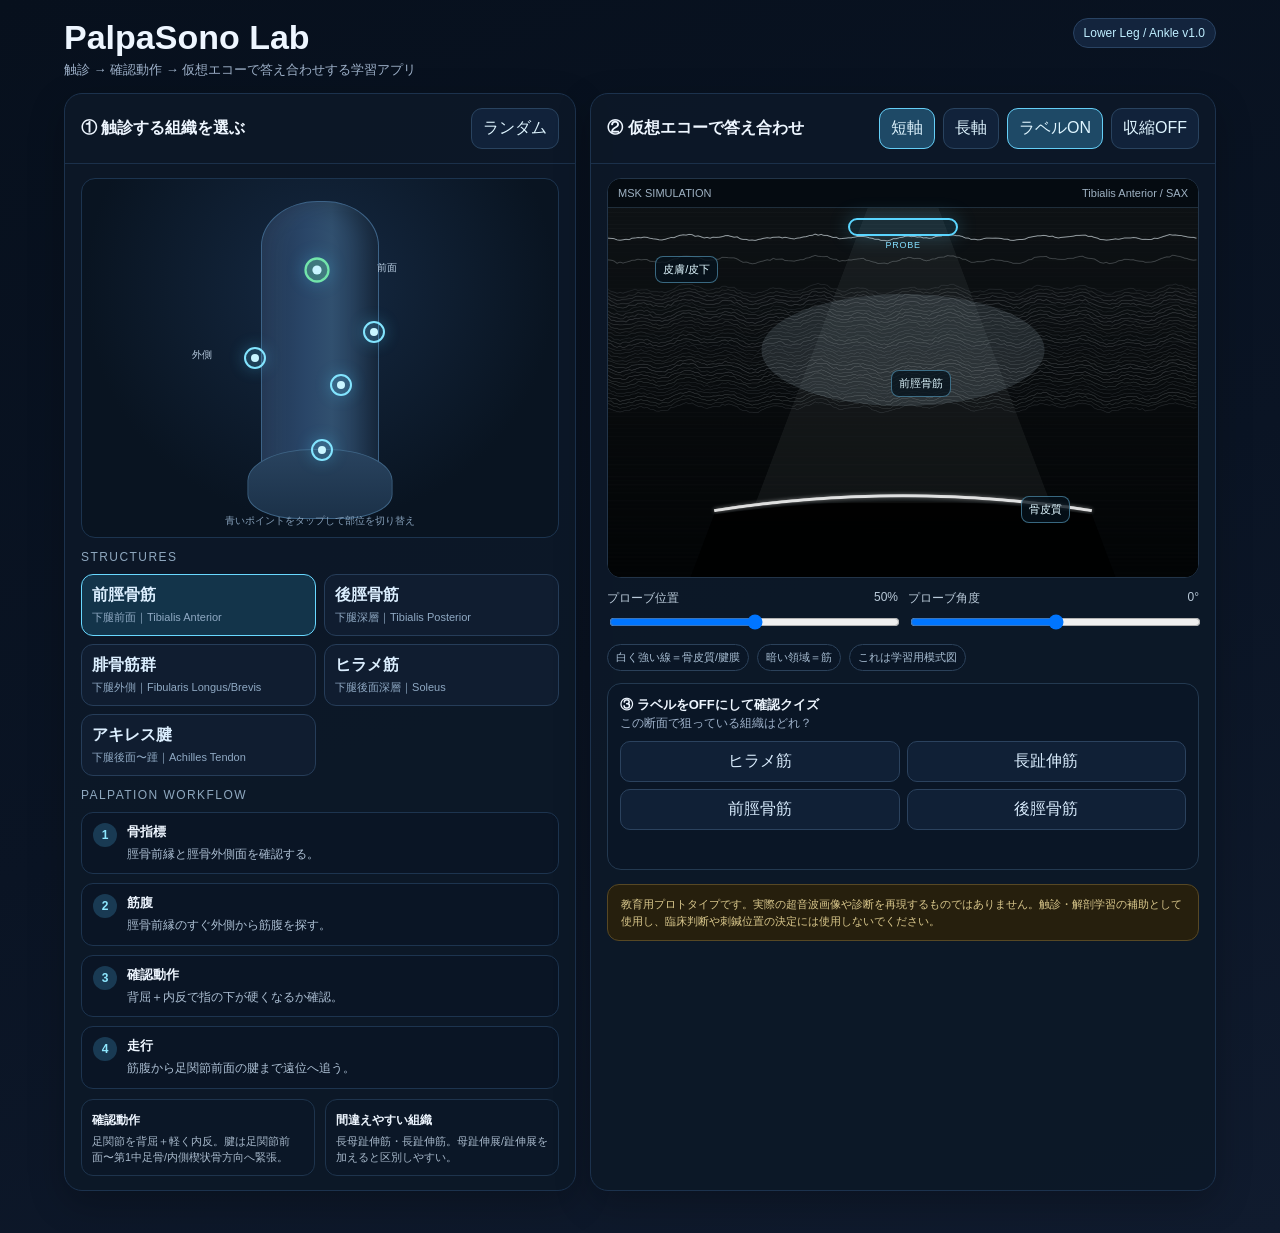
<file: palpasono/index.html>
<!DOCTYPE html>
<html lang="ja">
<head>
<meta charset="utf-8" />
<meta name="viewport" content="width=device-width, initial-scale=1, viewport-fit=cover" />
<meta name="theme-color" content="#0b1220" />
<title>PalpaSono Lab｜触診×仮想エコー</title>
<style>
:root{--bg:#07101d;--panel:#0d1828;--panel2:#132239;--line:#233956;--text:#eef6ff;--muted:#9fb2ca;--accent:#67d4ff;--good:#69e6a6;--warn:#ffd66b;--bad:#ff8e8e}
*{box-sizing:border-box;-webkit-tap-highlight-color:transparent}
body{margin:0;font-family:-apple-system,BlinkMacSystemFont,"Segoe UI",sans-serif;background:linear-gradient(160deg,#07101d,#0a1424 52%,#101b2e);color:var(--text);min-height:100vh}
button,select,input{font:inherit}
.app{max-width:1180px;margin:auto;padding:18px 14px 42px}
.top{display:flex;align-items:flex-start;justify-content:space-between;gap:12px;margin-bottom:14px}
.brand h1{font-size:clamp(22px,4vw,34px);margin:0 0 4px}.brand p{margin:0;color:var(--muted);font-size:13px}
.badge{background:#13243d;border:1px solid #294363;padding:7px 10px;border-radius:999px;color:#bfeeff;font-size:12px;white-space:nowrap}
.grid{display:grid;grid-template-columns:0.9fr 1.1fr;gap:14px}.card{background:rgba(13,24,40,.92);border:1px solid #1c324d;border-radius:18px;box-shadow:0 12px 36px rgba(0,0,0,.24);overflow:hidden}.card h2{font-size:16px;margin:0}.head{padding:14px 16px;border-bottom:1px solid #1b304a;display:flex;justify-content:space-between;align-items:center;gap:10px}.body{padding:14px 16px}
.controls{display:flex;gap:8px;flex-wrap:wrap}.btn{border:1px solid #29435f;background:#11223a;color:#dff5ff;border-radius:11px;padding:9px 11px;cursor:pointer}.btn.active{background:#1e4966;border-color:#65cff7}.btn.good{background:#123d2f;border-color:#38aa79;color:#caffdf}.btn:active{transform:scale(.98)}
.structure-list{display:grid;grid-template-columns:repeat(2,minmax(0,1fr));gap:8px;margin-top:10px}.structure{padding:10px;border-radius:12px;border:1px solid #263d59;background:#101d30;color:#dcefff;text-align:left}.structure.active{border-color:#69d8ff;background:#13344a}.structure small{display:block;color:#8fa9c3;margin-top:4px;font-size:11px}
.hint{font-size:12px;color:var(--muted);line-height:1.55}.key{color:#dff8ff;font-weight:700}.steps{display:grid;gap:9px;margin-top:10px}.step{background:#0a1525;border:1px solid #1d344f;border-radius:12px;padding:10px 11px;display:flex;gap:10px;align-items:flex-start}.num{width:24px;height:24px;border-radius:50%;background:#193a53;display:grid;place-items:center;color:#8ee8ff;font-weight:800;font-size:12px;flex:none}.step b{display:block;font-size:13px;margin-bottom:3px}.step span{color:#adc0d4;font-size:12px;line-height:1.45}
.us-wrap{position:relative;background:#010406;border-radius:14px;overflow:hidden;border:1px solid #223448}.usbar{display:flex;justify-content:space-between;padding:8px 10px;background:#050b11;border-bottom:1px solid #1f2e3b;color:#9eb1c2;font-size:11px}.us-stage{position:relative;aspect-ratio:16/10;min-height:250px}.us-stage canvas{width:100%;height:100%;display:block;background:#030405}.overlay-label{position:absolute;padding:5px 7px;background:rgba(6,18,29,.78);border:1px solid rgba(121,210,255,.45);border-radius:8px;color:#dff7ff;font-size:11px;pointer-events:none}.probe{position:absolute;top:10px;left:50%;transform:translateX(-50%);width:110px;height:18px;border:2px solid #5bd6ff;border-radius:9px;background:rgba(60,180,230,.12);box-shadow:0 0 20px rgba(91,214,255,.26)}.probe::after{content:"PROBE";position:absolute;left:50%;transform:translateX(-50%);top:20px;font-size:9px;color:#84dfff;letter-spacing:.08em}
.sliders{display:grid;grid-template-columns:1fr 1fr;gap:10px;margin-top:12px}.field label{display:flex;justify-content:space-between;color:#b9c9d8;font-size:12px;margin-bottom:5px}.field input[type=range]{width:100%}.legend{display:flex;gap:8px;flex-wrap:wrap;margin-top:10px}.pill{font-size:11px;padding:5px 8px;border:1px solid #2b415a;border-radius:999px;color:#a9bfd4;background:#0a1626}
.quiz{margin-top:12px;background:#0a1626;border:1px solid #233950;border-radius:14px;padding:12px}.quiz-title{font-weight:800;font-size:13px}.quiz-options{display:grid;grid-template-columns:repeat(2,minmax(0,1fr));gap:7px;margin-top:9px}.quiz-options button{padding:9px;border-radius:10px;border:1px solid #2b425e;background:#102036;color:#dbeeff}.quiz-options button.correct{border-color:#52d79c;background:#103b2d}.quiz-options button.wrong{border-color:#f08d8d;background:#3b1a24}.feedback{min-height:20px;margin-top:7px;font-size:12px;color:#b9c8d6}
.disclaimer{margin-top:14px;padding:11px 13px;border-radius:12px;background:#261f0d;border:1px solid #574824;color:#dbc98d;font-size:11px;line-height:1.5}
.bodymap{position:relative;height:360px;background:radial-gradient(circle at 50% 30%,#152942,#091421 68%);border-radius:14px;border:1px solid #1c344f;overflow:hidden}.leg{position:absolute;left:50%;top:22px;transform:translateX(-50%);width:118px;height:300px;border-radius:48% 46% 30% 30%/15% 15% 12% 12%;background:linear-gradient(90deg,#203653,#2a4668 38%,#31506f 60%,#1d334d);border:1px solid #3d6387;box-shadow:inset 16px 0 24px rgba(255,255,255,.03),inset -12px 0 24px rgba(0,0,0,.28)}.ankle{position:absolute;left:50%;bottom:18px;transform:translateX(-50%);width:145px;height:70px;border-radius:45% 45% 35% 35%;background:linear-gradient(#29435f,#1b3148);border:1px solid #3e6485}.hotspot{position:absolute;width:22px;height:22px;border:2px solid #83e5ff;background:rgba(92,210,255,.18);border-radius:50%;box-shadow:0 0 16px rgba(72,205,255,.3);cursor:pointer}.hotspot.active{background:rgba(106,229,170,.3);border-color:#72e5ab;transform:scale(1.15)}.hotspot::after{content:"";position:absolute;inset:5px;border-radius:50%;background:#c9f5ff}.map-label{position:absolute;color:#b8cce0;font-size:10px;pointer-events:none}.map-note{position:absolute;left:12px;right:12px;bottom:9px;color:#86a0ba;font-size:10px;text-align:center}
.section-title{font-size:12px;color:#8fa8bf;text-transform:uppercase;letter-spacing:.12em;margin:12px 0 6px}.two{display:grid;grid-template-columns:1fr 1fr;gap:10px}.mini{background:#0b1727;border:1px solid #1e344d;border-radius:12px;padding:10px}.mini b{font-size:12px}.mini p{font-size:11px;color:#a7b8ca;margin:5px 0 0;line-height:1.45}
@media(max-width:820px){.grid{grid-template-columns:1fr}.bodymap{height:310px}.structure-list{grid-template-columns:1fr 1fr}.sliders{grid-template-columns:1fr}.top{align-items:center}.badge{display:none}}
</style>
</head>
<body>
<div class="app">
  <div class="top">
    <div class="brand"><h1>PalpaSono Lab</h1><p>触診 → 確認動作 → 仮想エコーで答え合わせする学習アプリ</p></div>
    <div class="badge">Lower Leg / Ankle v1.0</div>
  </div>
  <div class="grid">
    <section class="card">
      <div class="head"><h2>① 触診する組織を選ぶ</h2><button class="btn" id="randomBtn">ランダム</button></div>
      <div class="body">
        <div class="bodymap" id="bodymap">
          <div class="leg"></div><div class="ankle"></div>
          <button class="hotspot active" data-id="ta" style="left:47%;top:80px" aria-label="前脛骨筋"></button>
          <button class="hotspot" data-id="tp" style="left:59%;top:142px" aria-label="後脛骨筋"></button>
          <button class="hotspot" data-id="per" style="left:34%;top:168px" aria-label="腓骨筋群"></button>
          <button class="hotspot" data-id="soleus" style="left:52%;top:195px" aria-label="ヒラメ筋"></button>
          <button class="hotspot" data-id="ach" style="left:48%;top:260px" aria-label="アキレス腱"></button>
          <span class="map-label" style="left:62%;top:82px">前面</span><span class="map-label" style="left:23%;top:169px">外側</span>
          <div class="map-note">青いポイントをタップして部位を切り替え</div>
        </div>
        <div class="section-title">Structures</div>
        <div class="structure-list" id="structureList"></div>
        <div class="section-title">Palpation workflow</div>
        <div class="steps" id="steps"></div>
        <div class="two" style="margin-top:10px">
          <div class="mini"><b>確認動作</b><p id="motion"></p></div>
          <div class="mini"><b>間違えやすい組織</b><p id="confuse"></p></div>
        </div>
      </div>
    </section>

    <section class="card">
      <div class="head"><h2>② 仮想エコーで答え合わせ</h2><div class="controls"><button class="btn active" id="shortAxis">短軸</button><button class="btn" id="longAxis">長軸</button><button class="btn active" id="labelsBtn">ラベルON</button><button class="btn" id="contractBtn">収縮OFF</button></div></div>
      <div class="body">
        <div class="us-wrap">
          <div class="usbar"><span>MSK SIMULATION</span><span id="usTitle">Anterior Tibialis / SAX</span></div>
          <div class="us-stage" id="usStage"><canvas id="ultrasound"></canvas><div class="probe" id="probe"></div><div id="labels"></div></div>
        </div>
        <div class="sliders">
          <div class="field"><label><span>プローブ位置</span><span id="posVal">50%</span></label><input id="pos" type="range" min="0" max="100" value="50"></div>
          <div class="field"><label><span>プローブ角度</span><span id="angVal">0°</span></label><input id="angle" type="range" min="-20" max="20" value="0"></div>
        </div>
        <div class="legend"><span class="pill">白く強い線＝骨皮質/腱膜</span><span class="pill">暗い領域＝筋</span><span class="pill">これは学習用模式図</span></div>
        <div class="quiz">
          <div class="quiz-title">③ ラベルをOFFにして確認クイズ</div>
          <div class="hint" id="quizPrompt">この断面で狙っている組織はどれ？</div>
          <div class="quiz-options" id="quizOptions"></div>
          <div class="feedback" id="feedback"></div>
        </div>
        <div class="disclaimer">教育用プロトタイプです。実際の超音波画像や診断を再現するものではありません。触診・解剖学習の補助として使用し、臨床判断や刺鍼位置の決定には使用しないでください。</div>
      </div>
    </section>
  </div>
</div>
<script>
const data={
 ta:{name:'前脛骨筋',en:'Tibialis Anterior',region:'下腿前面',motion:'足関節を背屈＋軽く内反。腱は足関節前面〜第1中足骨/内側楔状骨方向へ緊張。',confuse:'長母趾伸筋・長趾伸筋。母趾伸展/趾伸展を加えると区別しやすい。',steps:[['骨指標','脛骨前縁と脛骨外側面を確認する。'],['筋腹','脛骨前縁のすぐ外側から筋腹を探す。'],['確認動作','背屈＋内反で指の下が硬くなるか確認。'],['走行','筋腹から足関節前面の腱まで遠位へ追う。']],quiz:['前脛骨筋','長趾伸筋','ヒラメ筋','後脛骨筋'],depth:[0.22,0.55],color:1},
 tp:{name:'後脛骨筋',en:'Tibialis Posterior',region:'下腿深層',motion:'底屈＋内反。表層のヒラメ筋も活動しやすいので、深層をイメージする。内果後方では後脛骨筋腱として確認しやすい。',confuse:'長趾屈筋・長母趾屈筋・ヒラメ筋。内果後方では前→後へ「後脛骨筋腱→長趾屈筋腱→血管神経→長母趾屈筋腱」。',steps:[['骨指標','脛骨内側縁・内果を先に触れる。'],['深さ','下腿中央ではヒラメ筋の深層に位置することを意識。'],['確認動作','内反＋底屈で深層の緊張変化を確認。'],['腱で確認','難しい場合は内果後方の後脛骨筋腱から近位へたどる。']],quiz:['後脛骨筋','長趾屈筋','前脛骨筋','腓骨筋'],depth:[0.48,0.78],color:2},
 per:{name:'腓骨筋群',en:'Fibularis Longus/Brevis',region:'下腿外側',motion:'足関節外反＋軽い底屈。外果後方では腱として触れやすい。',confuse:'長趾伸筋。外反で強くなるか、足趾伸展で強くなるかを比較。',steps:[['骨指標','腓骨頭・腓骨外側縁・外果を確認する。'],['筋腹','腓骨外側面から後方寄りに筋腹を探す。'],['確認動作','外反＋底屈で収縮を確認。'],['腱で確認','外果後方の腓骨筋腱まで追う。']],quiz:['腓骨筋群','長趾伸筋','前脛骨筋','腓腹筋'],depth:[0.24,0.56],color:3},
 soleus:{name:'ヒラメ筋',en:'Soleus',region:'下腿後面深層',motion:'膝を曲げた状態で底屈すると腓腹筋の寄与を減らしやすい。',confuse:'腓腹筋。膝屈曲位で底屈させ、より深部の収縮を感じる。',steps:[['骨指標','脛骨内側縁・腓骨頭・アキレス腱を確認。'],['位置','腓腹筋の深層、下腿中央〜遠位で触れやすい。'],['確認動作','膝屈曲位で底屈し、深層の収縮を確認。'],['比較','膝伸展位と膝屈曲位で触れ方を比較する。']],quiz:['ヒラメ筋','腓腹筋','後脛骨筋','長母趾屈筋'],depth:[0.36,0.69],color:4},
 ach:{name:'アキレス腱',en:'Achilles Tendon',region:'下腿後面〜踵',motion:'底屈で腱の張力が増える。軽く足関節を動かし、腱の滑走と連続性を触る。',confuse:'腓腹筋/ヒラメ筋の筋腱移行部。腱実質と筋腹の境界を確認。',steps:[['骨指標','踵骨隆起を確認する。'],['腱','踵骨上方の索状構造をつまむように触れる。'],['確認動作','軽い底屈/背屈で張力変化・滑走を確認。'],['近位へ','筋腱移行部まで近位方向に追う。']],quiz:['アキレス腱','足底筋腱','ヒラメ筋','後脛骨筋腱'],depth:[0.15,0.45],color:5}
};
let current='ta',axis='short',labelsOn=true,contracted=false;
const $=s=>document.querySelector(s), $$=s=>[...document.querySelectorAll(s)];
const list=$('#structureList'),steps=$('#steps'),canvas=$('#ultrasound'),ctx=canvas.getContext('2d'),labelLayer=$('#labels');
function buildList(){list.innerHTML='';Object.entries(data).forEach(([id,d])=>{const b=document.createElement('button');b.className='structure'+(id===current?' active':'');b.dataset.id=id;b.innerHTML='<b>'+d.name+'</b><small>'+d.region+'｜'+d.en+'</small>';b.onclick=()=>select(id);list.appendChild(b)});}
function select(id){current=id; $$('.hotspot,.structure').forEach(e=>e.classList.toggle('active',e.dataset.id===id));renderInfo();draw();buildQuiz();}
function renderInfo(){const d=data[current];steps.innerHTML=d.steps.map((s,i)=>'<div class="step"><div class="num">'+(i+1)+'</div><div><b>'+s[0]+'</b><span>'+s[1]+'</span></div></div>').join('');$('#motion').textContent=d.motion;$('#confuse').textContent=d.confuse;$('#usTitle').textContent=d.en+' / '+(axis==='short'?'SAX':'LAX');}
function resize(){const r=canvas.parentElement.getBoundingClientRect();canvas.width=Math.max(700,Math.floor(r.width*2));canvas.height=Math.max(420,Math.floor(r.height*2));draw();}
function noiseLine(y,amp,alpha){ctx.beginPath();for(let x=0;x<canvas.width;x+=6){let yy=y+(Math.sin(x*.026)+Math.sin(x*.071))*amp+(Math.random()-.5)*amp*.8;x?ctx.lineTo(x,yy):ctx.moveTo(x,yy)}ctx.strokeStyle='rgba(230,240,245,'+alpha+')';ctx.lineWidth=2;ctx.stroke();}
function draw(){if(!canvas.width)return;const w=canvas.width,h=canvas.height,d=data[current],pos=+$('#pos').value/100,ang=+$('#angle').value;ctx.clearRect(0,0,w,h);let g=ctx.createLinearGradient(0,0,0,h);g.addColorStop(0,'#0e1215');g.addColorStop(1,'#020405');ctx.fillStyle=g;ctx.fillRect(0,0,w,h);
 for(let y=0;y<h;y+=8){ctx.fillStyle='rgba(255,255,255,'+(Math.random()*.018)+')';ctx.fillRect(0,y,w,2)}
 noiseLine(h*.08,3,0.62);noiseLine(h*.14,4,0.22);
 const muscleTop=h*(d.depth[0]+(pos-.5)*.04), muscleBot=h*(d.depth[1]+(pos-.5)*.03);ctx.fillStyle='rgba(55,65,69,.55)';ctx.beginPath();ctx.ellipse(w*.50,muscleTop+(muscleBot-muscleTop)/2,w*(axis==='short'?.24:.38),Math.max(38,(muscleBot-muscleTop)*(contracted?.55:.46)),ang*Math.PI/180,0,Math.PI*2);ctx.fill();
 for(let i=0;i<34;i++){const yy=muscleTop+(muscleBot-muscleTop)*(i/34);noiseLine(yy,axis==='short'?5:2,0.07+Math.random()*.08)}
 if(current==='tp'){ctx.fillStyle='rgba(40,48,52,.5)';ctx.beginPath();ctx.ellipse(w*.31,h*.35,w*.18,h*.10,-.15,0,Math.PI*2);ctx.fill();ctx.beginPath();ctx.ellipse(w*.69,h*.35,w*.18,h*.10,.15,0,Math.PI*2);ctx.fill();}
 if(current==='ach'){ctx.strokeStyle='rgba(248,248,248,.72)';ctx.lineWidth=axis==='short'?10:7;ctx.beginPath(); if(axis==='short')ctx.ellipse(w*.5,h*.34,w*.14,h*.045,0,0,Math.PI*2);else{ctx.moveTo(w*.22,h*.32);ctx.bezierCurveTo(w*.38,h*.28,w*.62,h*.38,w*.82,h*.32)}ctx.stroke();}
 ctx.shadowColor='rgba(255,255,255,.55)';ctx.shadowBlur=8;ctx.strokeStyle='rgba(250,250,250,.86)';ctx.lineWidth=6;ctx.beginPath();ctx.moveTo(w*.18,h*.82);ctx.quadraticCurveTo(w*.5,h*.74,w*.82,h*.82);ctx.stroke();ctx.shadowBlur=0;ctx.fillStyle='rgba(0,0,0,.86)';ctx.beginPath();ctx.moveTo(w*.18,h*.83);ctx.quadraticCurveTo(w*.5,h*.76,w*.82,h*.83);ctx.lineTo(w*.86,h);ctx.lineTo(w*.14,h);ctx.closePath();ctx.fill();
 ctx.save();ctx.globalAlpha=.05;ctx.fillStyle='#e8fbff';ctx.beginPath();ctx.moveTo(w*.44,0);ctx.lineTo(w*.25,h*.8);ctx.lineTo(w*.75,h*.8);ctx.lineTo(w*.56,0);ctx.closePath();ctx.fill();ctx.restore();
 renderLabels();
}
function renderLabels(){labelLayer.innerHTML='';if(!labelsOn)return;const d=data[current];const ls=[{t:'皮膚/皮下',x:8,y:13},{t:d.name,x:48,y:44},{t:'骨皮質',x:70,y:78}];if(current==='tp')ls.push({t:'ヒラメ筋（表層）',x:20,y:30});ls.forEach(o=>{const e=document.createElement('div');e.className='overlay-label';e.textContent=o.t;e.style.left=o.x+'%';e.style.top=o.y+'%';labelLayer.appendChild(e)})}
function buildQuiz(){const d=data[current],opts=[...d.quiz].sort(()=>Math.random()-.5);$('#quizOptions').innerHTML='';$('#feedback').textContent='';opts.forEach(o=>{const b=document.createElement('button');b.textContent=o;b.onclick=()=>{ $$('#quizOptions button').forEach(x=>x.disabled=true); if(o===d.name){b.classList.add('correct');$('#feedback').textContent='正解。次はラベルOFF＋確認動作をしながら触ってみよう。'}else{b.classList.add('wrong');$('#feedback').textContent='不正解。正解は「'+d.name+'」。骨指標と確認動作からもう一度たどろう。';[...$('#quizOptions').children].find(x=>x.textContent===d.name)?.classList.add('correct')}};$('#quizOptions').appendChild(b)})}
$$('.hotspot').forEach(b=>b.onclick=()=>select(b.dataset.id));
$('#randomBtn').onclick=()=>select(Object.keys(data)[Math.floor(Math.random()*Object.keys(data).length)]);
$('#shortAxis').onclick=()=>{axis='short';$('#shortAxis').classList.add('active');$('#longAxis').classList.remove('active');renderInfo();draw()};
$('#longAxis').onclick=()=>{axis='long';$('#longAxis').classList.add('active');$('#shortAxis').classList.remove('active');renderInfo();draw()};
$('#labelsBtn').onclick=()=>{labelsOn=!labelsOn;$('#labelsBtn').textContent=labelsOn?'ラベルON':'ラベルOFF';$('#labelsBtn').classList.toggle('active',labelsOn);renderLabels()};
$('#contractBtn').onclick=()=>{contracted=!contracted;$('#contractBtn').textContent=contracted?'収縮ON':'収縮OFF';$('#contractBtn').classList.toggle('good',contracted);draw()};
$('#pos').oninput=e=>{const v=e.target.value;$('#posVal').textContent=v+'%';$('#probe').style.left=(20+v*.6)+'%';draw()};
$('#angle').oninput=e=>{const v=e.target.value;$('#angVal').textContent=v+'°';$('#probe').style.transform='translateX(-50%) rotate('+v+'deg)';draw()};
window.addEventListener('resize',resize);buildList();renderInfo();buildQuiz();setTimeout(resize,50);
</script>
</body>
</html>
</file>
